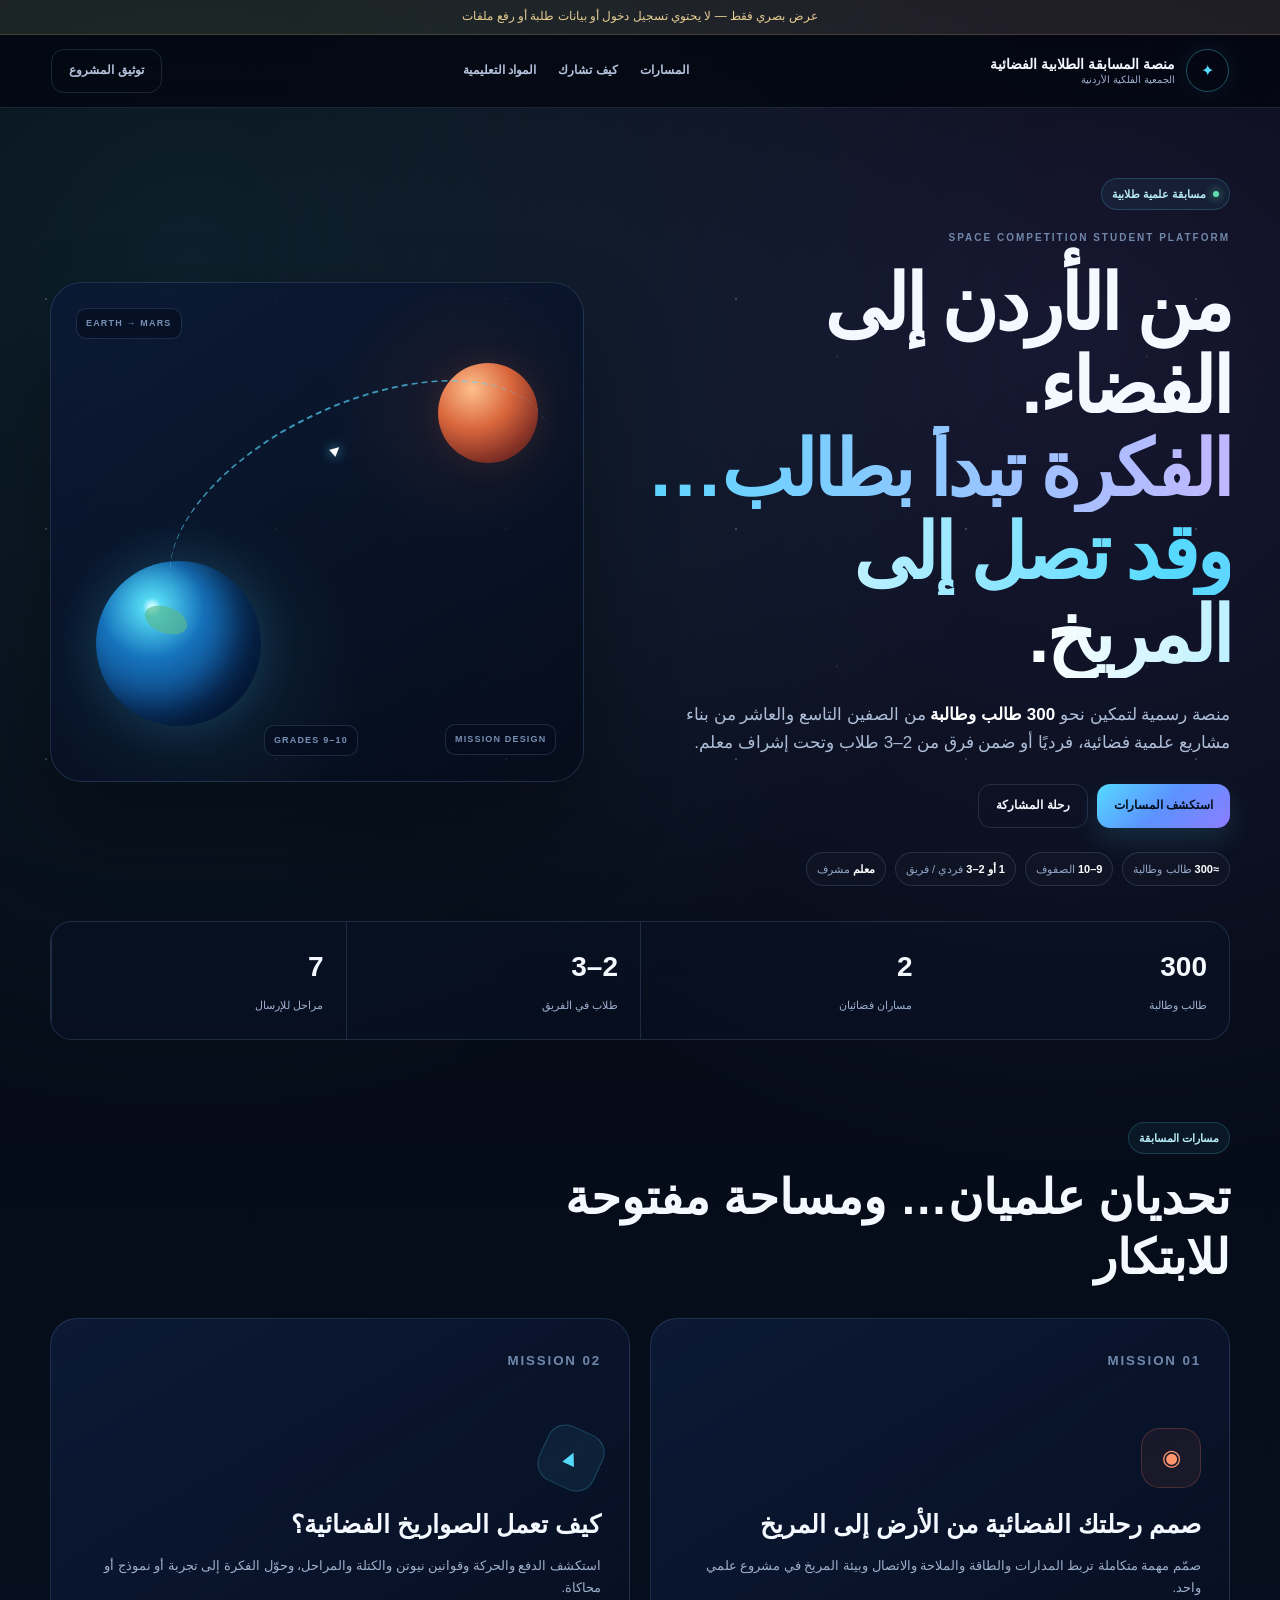
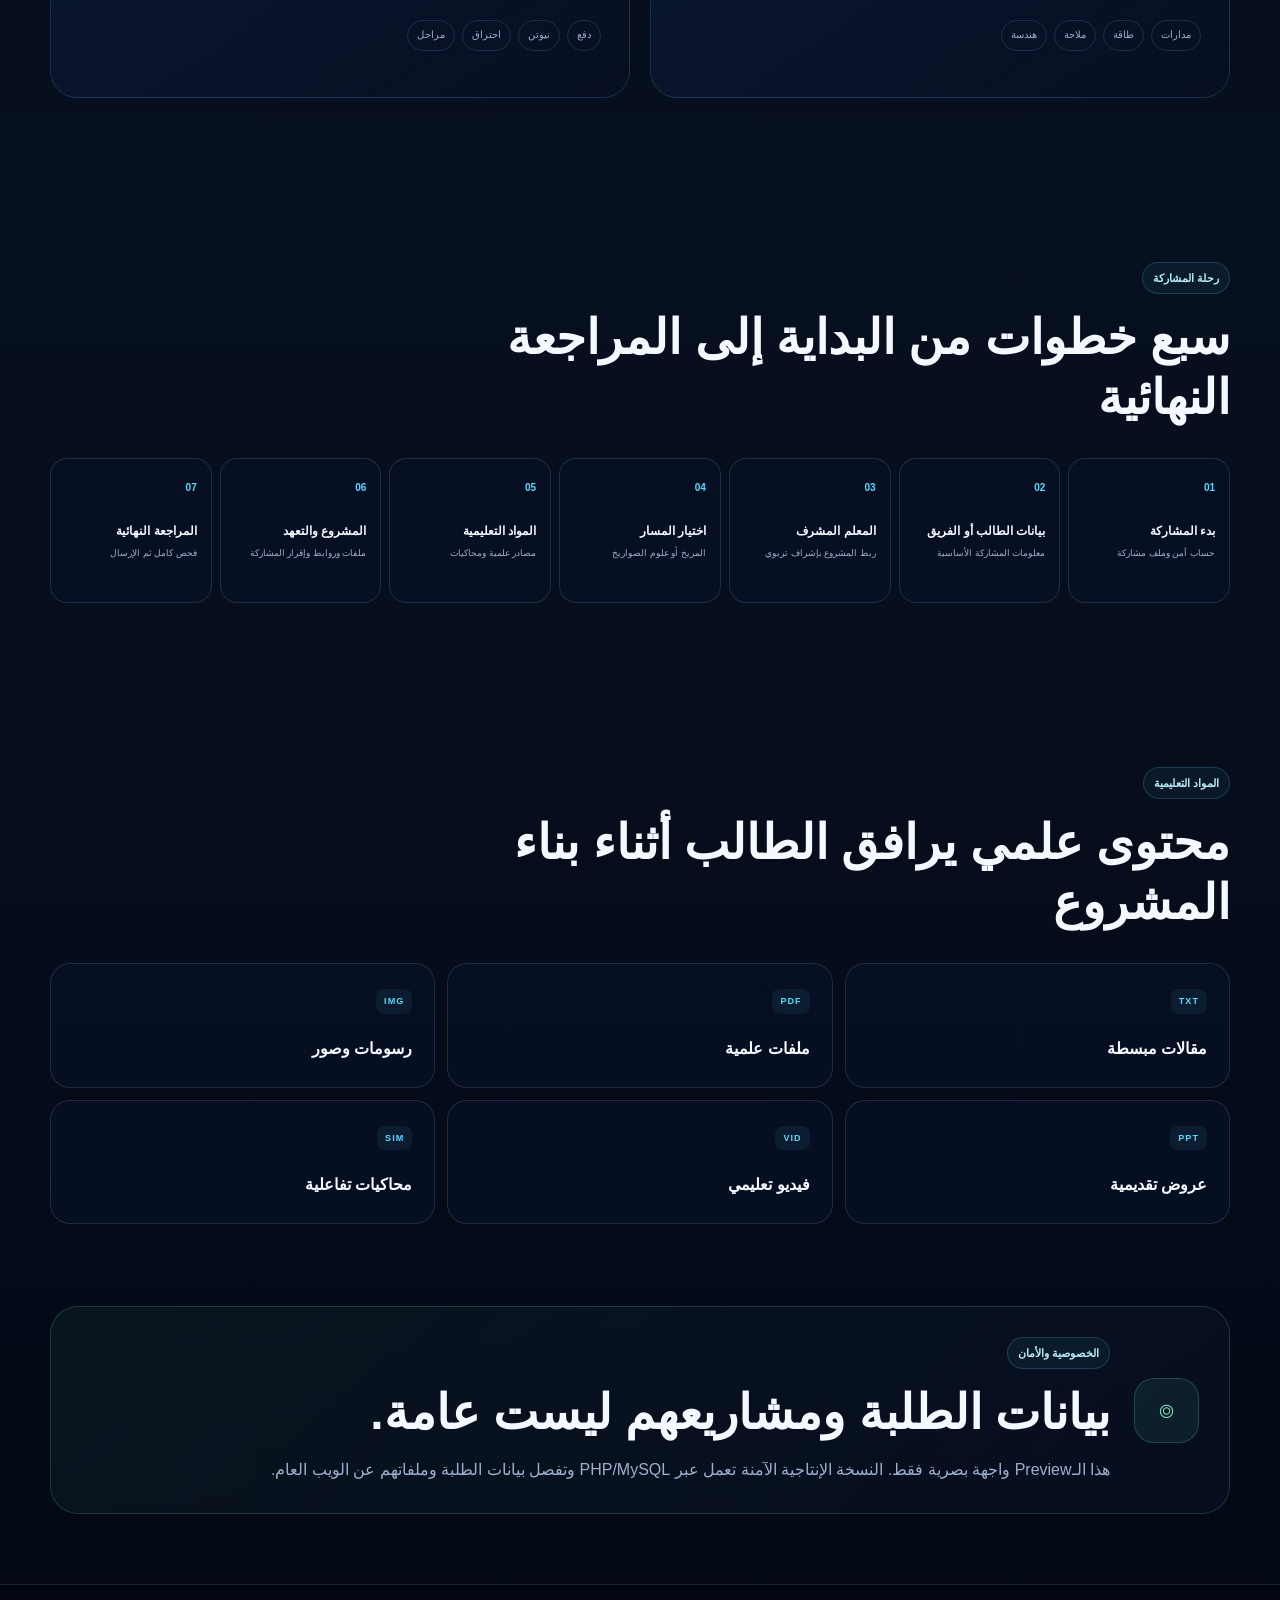
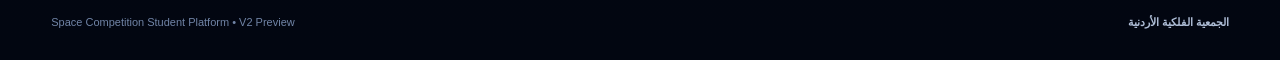
<file: docs/index.html>
<!doctype html>
<html lang="ar" dir="rtl">
<head>
  <meta charset="utf-8">
  <meta name="viewport" content="width=device-width,initial-scale=1">
  <meta http-equiv="refresh" content="0; url=preview/">
  <title>منصة المسابقة الطلابية الفضائية</title>
  <style>body{margin:0;min-height:100vh;display:grid;place-items:center;background:#050816;color:#fff;font-family:Tahoma,Arial,sans-serif}a{color:#55d9ff}</style>
</head>
<body>
  <p>جاري فتح منصة المسابقة الطلابية الفضائية… <a href="preview/">اضغط هنا إذا لم يتم التحويل تلقائيًا</a></p>
</body>
</html>
</file>
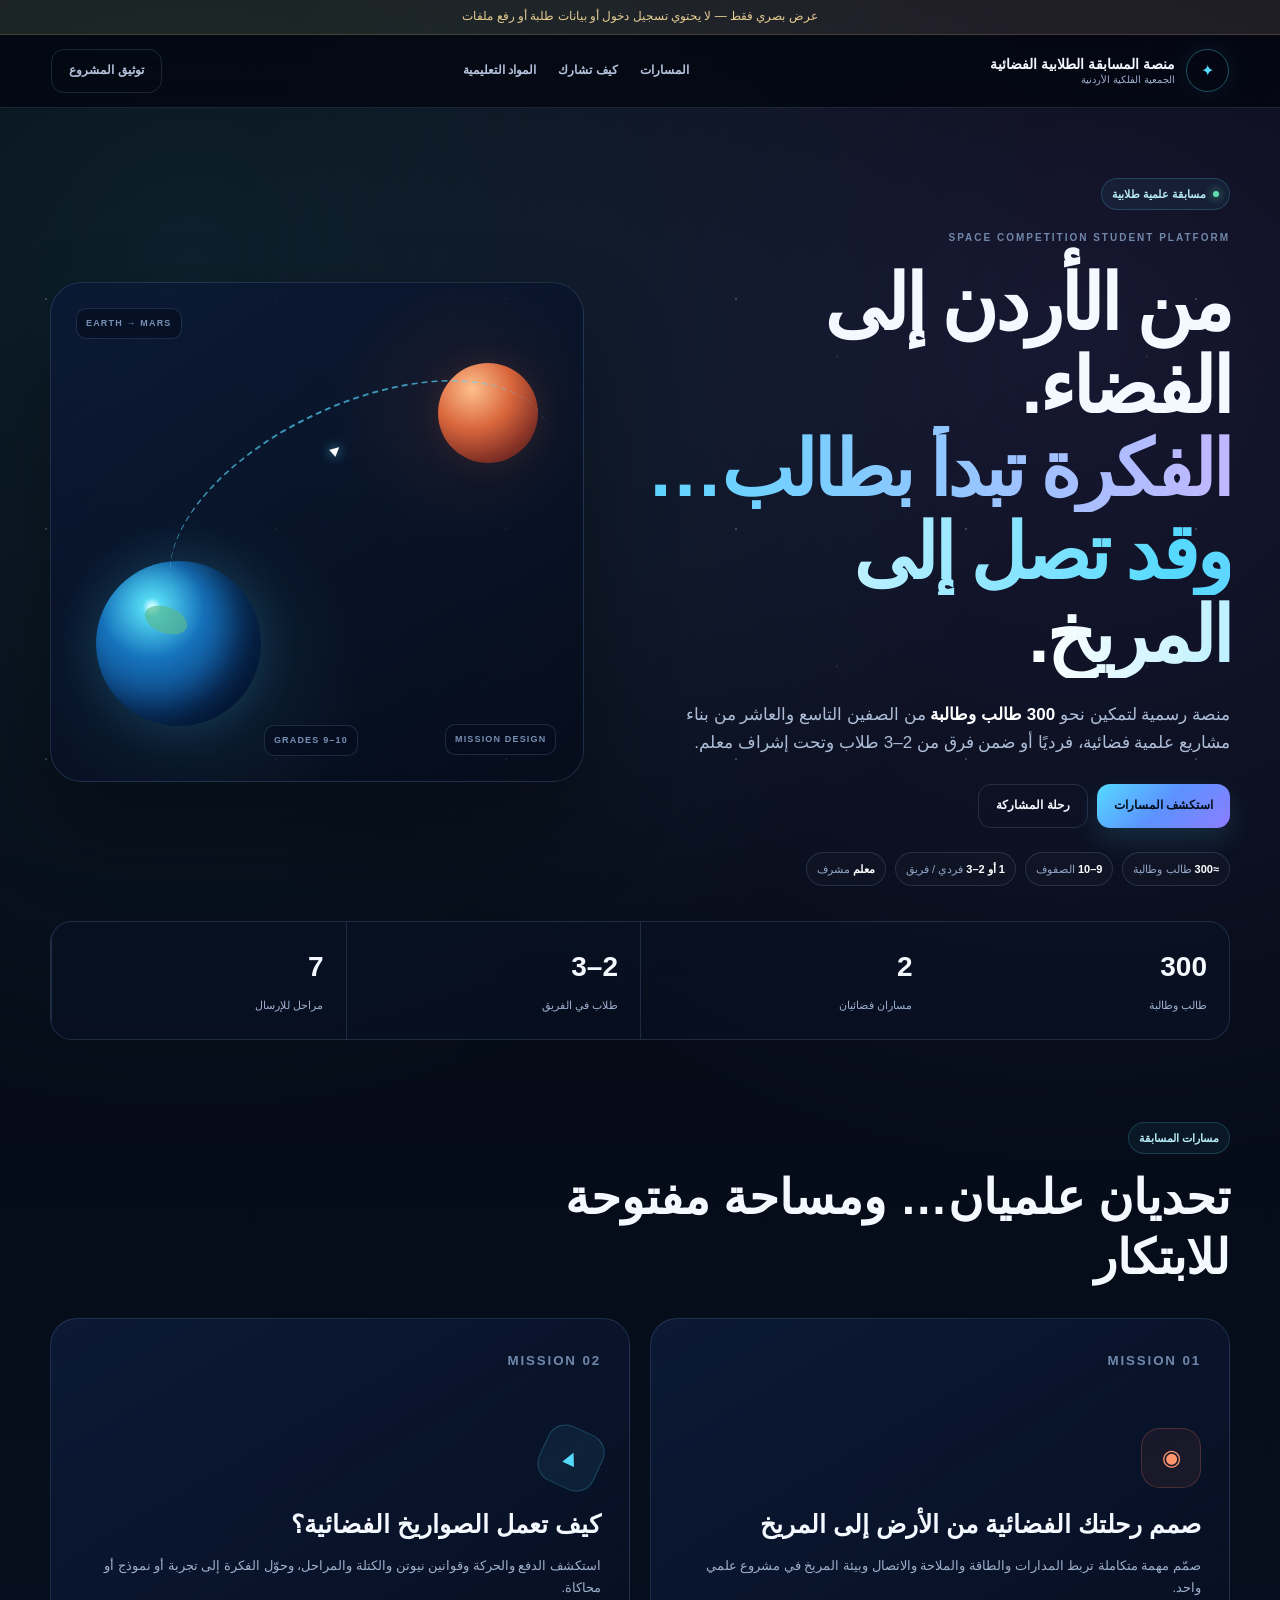
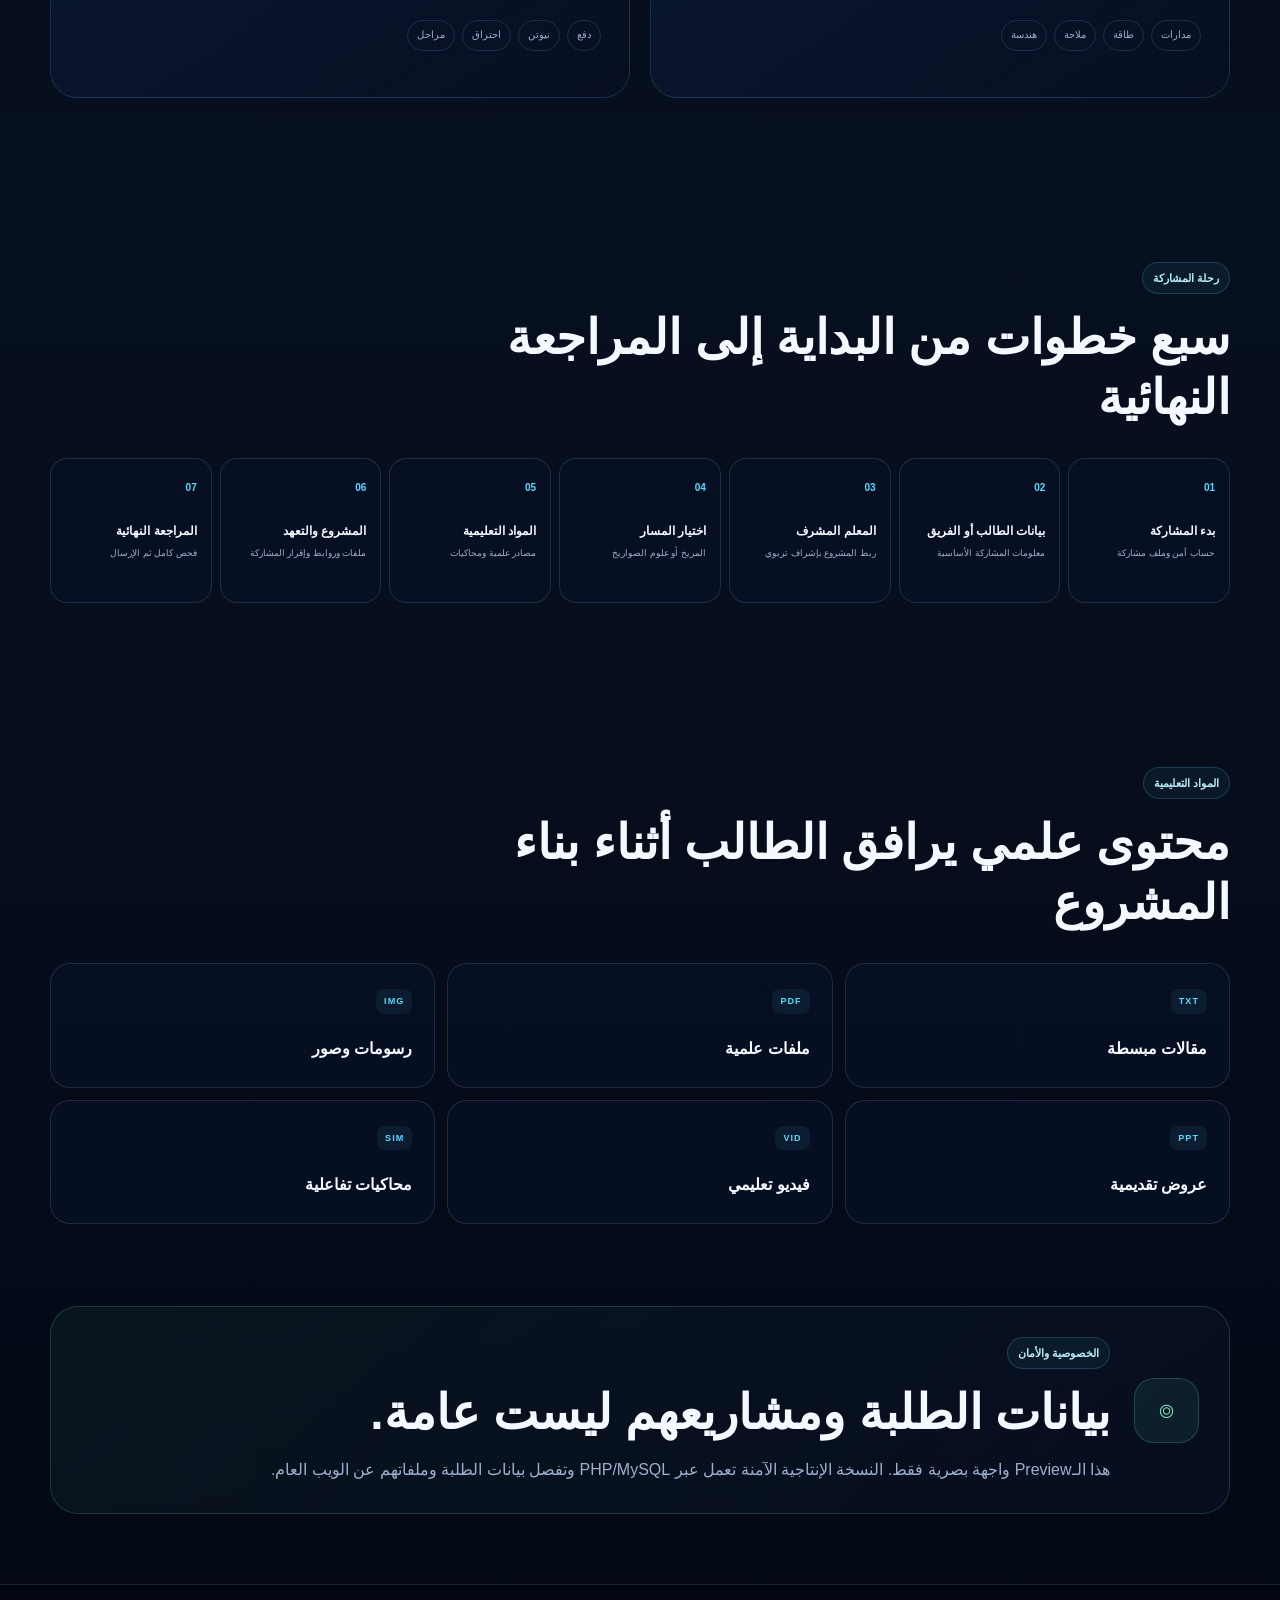
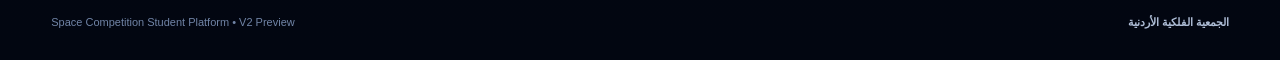
<file: docs/preview/index.html>
<!doctype html>
<html lang="ar" dir="rtl">
<head>
  <meta charset="utf-8">
  <meta name="viewport" content="width=device-width,initial-scale=1">
  <meta name="theme-color" content="#050816">
  <title>منصة المسابقة الطلابية الفضائية — عرض بصري</title>
  <link rel="stylesheet" href="preview.css">
</head>
<body>
  <div class="preview-banner">عرض بصري فقط — لا يحتوي تسجيل دخول أو بيانات طلبة أو رفع ملفات</div>
  <header class="header">
    <a class="brand" href="#top"><span class="logo">✦</span><span><strong>منصة المسابقة الطلابية الفضائية</strong><small>الجمعية الفلكية الأردنية</small></span></a>
    <nav><a href="#tracks">المسارات</a><a href="#journey">كيف تشارك</a><a href="#resources">المواد التعليمية</a></nav>
    <a class="button ghost" href="../../README.md">توثيق المشروع</a>
  </header>

  <main id="top">
    <section class="hero">
      <div class="copy">
        <span class="pill"><i></i> مسابقة علمية طلابية</span>
        <p class="overline">SPACE COMPETITION STUDENT PLATFORM</p>
        <h1>من الأردن إلى الفضاء.<br><em>الفكرة تبدأ بطالب… وقد تصل إلى المريخ.</em></h1>
        <p class="lead">منصة رسمية لتمكين نحو <b>300 طالب وطالبة</b> من الصفين التاسع والعاشر من بناء مشاريع علمية فضائية، فرديًا أو ضمن فرق من 2–3 طلاب وتحت إشراف معلم.</p>
        <div class="actions"><a class="button primary" href="#tracks">استكشف المسارات</a><a class="button" href="#journey">رحلة المشاركة</a></div>
        <div class="chips"><span><b>≈300</b> طالب وطالبة</span><span><b>9–10</b> الصفوف</span><span><b>1 أو 2–3</b> فردي / فريق</span><span><b>معلم</b> مشرف</span></div>
      </div>
      <div class="space-card" aria-hidden="true">
        <div class="earth"><span></span></div><div class="mars"></div><div class="orbit"></div><div class="rocket">▲</div>
        <div class="tag t1">EARTH → MARS</div><div class="tag t2">MISSION DESIGN</div><div class="tag t3">GRADES 9–10</div>
      </div>
    </section>

    <section class="stats"><article><b>300</b><span>طالب وطالبة</span></article><article><b>2</b><span>مساران فضائيان</span></article><article><b>2–3</b><span>طلاب في الفريق</span></article><article><b>7</b><span>مراحل للإرسال</span></article></section>

    <section class="section" id="tracks"><header><span class="pill">مسارات المسابقة</span><h2>تحديان علميان… ومساحة مفتوحة للابتكار</h2></header><div class="tracks">
      <article class="track mars-track"><small>MISSION 01</small><div class="icon">◉</div><h3>صمم رحلتك الفضائية من الأرض إلى المريخ</h3><p>صمّم مهمة متكاملة تربط المدارات والطاقة والملاحة والاتصال وبيئة المريخ في مشروع علمي واحد.</p><div class="labels"><span>مدارات</span><span>طاقة</span><span>ملاحة</span><span>هندسة</span></div></article>
      <article class="track rocket-track"><small>MISSION 02</small><div class="icon">▲</div><h3>كيف تعمل الصواريخ الفضائية؟</h3><p>استكشف الدفع والحركة وقوانين نيوتن والكتلة والمراحل، وحوّل الفكرة إلى تجربة أو نموذج أو محاكاة.</p><div class="labels"><span>دفع</span><span>نيوتن</span><span>احتراق</span><span>مراحل</span></div></article>
    </div></section>

    <section class="section journey" id="journey"><header><span class="pill">رحلة المشاركة</span><h2>سبع خطوات من البداية إلى المراجعة النهائية</h2></header><div class="timeline">
      <article><span>01</span><div><b>بدء المشاركة</b><small>حساب آمن وملف مشاركة</small></div></article>
      <article><span>02</span><div><b>بيانات الطالب أو الفريق</b><small>معلومات المشاركة الأساسية</small></div></article>
      <article><span>03</span><div><b>المعلم المشرف</b><small>ربط المشروع بإشراف تربوي</small></div></article>
      <article><span>04</span><div><b>اختيار المسار</b><small>المريخ أو علوم الصواريخ</small></div></article>
      <article><span>05</span><div><b>المواد التعليمية</b><small>مصادر علمية ومحاكيات</small></div></article>
      <article><span>06</span><div><b>المشروع والتعهد</b><small>ملفات وروابط وإقرار المشاركة</small></div></article>
      <article><span>07</span><div><b>المراجعة النهائية</b><small>فحص كامل ثم الإرسال</small></div></article>
    </div></section>

    <section class="section" id="resources"><header><span class="pill">المواد التعليمية</span><h2>محتوى علمي يرافق الطالب أثناء بناء المشروع</h2></header><div class="resources"><article><b>TXT</b><h3>مقالات مبسطة</h3></article><article><b>PDF</b><h3>ملفات علمية</h3></article><article><b>IMG</b><h3>رسومات وصور</h3></article><article><b>PPT</b><h3>عروض تقديمية</h3></article><article><b>VID</b><h3>فيديو تعليمي</h3></article><article><b>SIM</b><h3>محاكيات تفاعلية</h3></article></div></section>

    <section class="privacy"><div class="lock">⌾</div><div><span class="pill">الخصوصية والأمان</span><h2>بيانات الطلبة ومشاريعهم ليست عامة.</h2><p>هذا الـPreview واجهة بصرية فقط. النسخة الإنتاجية الآمنة تعمل عبر PHP/MySQL وتفصل بيانات الطلبة وملفاتهم عن الويب العام.</p></div></section>
  </main>
  <footer><strong>الجمعية الفلكية الأردنية</strong><span>Space Competition Student Platform • V2 Preview</span></footer>
</body>
</html>
</file>
<file: docs/preview/preview.css>
:root{--bg:#050816;--surface:#0b1630;--line:rgba(150,198,255,.16);--text:#f4f8ff;--muted:#9eb0ce;--cyan:#55d9ff;--violet:#8c7dff;--gold:#f3c762;--green:#61e0ae}*{box-sizing:border-box}html{scroll-behavior:smooth}body{margin:0;color:var(--text);background:radial-gradient(circle at 15% 8%,rgba(85,217,255,.12),transparent 27%),radial-gradient(circle at 84% 10%,rgba(140,125,255,.14),transparent 27%),linear-gradient(180deg,#03050c,#071020 56%,#040815);font-family:"Segoe UI",Tahoma,Arial,sans-serif;line-height:1.65;overflow-x:hidden}body:before{content:"";position:fixed;inset:0;pointer-events:none;z-index:-1;background-image:radial-gradient(circle at 20% 30%,#fff 0 1px,transparent 1.2px),radial-gradient(circle at 70% 15%,rgba(255,255,255,.5) 0 1px,transparent 1.2px);background-size:230px 230px,310px 310px;opacity:.2}a{color:inherit;text-decoration:none}.preview-banner{text-align:center;padding:7px 15px;background:rgba(243,199,98,.08);border-bottom:1px solid rgba(243,199,98,.18);color:#e5cc91;font-size:12px}.header{position:sticky;top:0;z-index:20;display:grid;grid-template-columns:auto 1fr auto;align-items:center;gap:25px;padding:14px clamp(18px,4vw,58px);border-bottom:1px solid var(--line);background:rgba(3,7,17,.82);backdrop-filter:blur(18px)}.brand{display:flex;align-items:center;gap:11px}.brand span:last-child{display:grid;line-height:1.3}.brand strong{font-size:14px}.brand small{color:var(--muted);font-size:10px}.logo{width:43px;height:43px;display:grid;place-items:center;border-radius:50%;border:1px solid rgba(85,217,255,.35);color:var(--cyan);box-shadow:0 0 25px rgba(85,217,255,.08)}nav{display:flex;justify-content:center;gap:22px;color:#b5c3dc;font-size:12px;font-weight:700}.button{min-height:44px;display:inline-flex;align-items:center;justify-content:center;padding:10px 17px;border:1px solid var(--line);border-radius:13px;font-size:12px;font-weight:800}.button.primary{color:#04101e;border:0;background:linear-gradient(135deg,var(--cyan),#5c92ff,var(--violet));box-shadow:0 12px 28px rgba(85,217,255,.14)}.button.ghost{color:#b5c3dc}main{width:min(1180px,calc(100% - 32px));margin:auto}.hero{min-height:660px;display:grid;grid-template-columns:1.05fr .95fr;align-items:center;gap:55px;padding:70px 0 35px}.pill{display:inline-flex;align-items:center;gap:7px;border:1px solid rgba(85,217,255,.2);background:rgba(85,217,255,.06);color:#b8ecf8;border-radius:999px;padding:6px 10px;font-size:11px;font-weight:800}.pill i{width:6px;height:6px;border-radius:50%;background:var(--green);box-shadow:0 0 10px var(--green)}.overline{margin:20px 0 0;color:#7187aa;font-size:10px;letter-spacing:.2em;font-weight:900}.hero h1{font-size:clamp(2.7rem,6vw,5.1rem);line-height:1.08;letter-spacing:-.04em;margin:16px 0 24px}.hero h1 em{font-style:normal;background:linear-gradient(90deg,#fff,var(--cyan) 45%,#c1b7ff);-webkit-background-clip:text;background-clip:text;color:transparent}.lead{color:#adbed9;font-size:17px;max-width:720px}.lead b{color:#fff}.actions,.chips{display:flex;flex-wrap:wrap;gap:9px}.actions{margin-top:27px}.chips{margin-top:24px}.chips span{padding:7px 10px;border:1px solid var(--line);border-radius:999px;color:#92a6c7;font-size:11px;background:rgba(255,255,255,.02)}.chips b{color:#fff}.space-card{height:500px;position:relative;border:1px solid var(--line);border-radius:32px;overflow:hidden;background:radial-gradient(circle at 28% 78%,rgba(85,217,255,.08),transparent 30%),radial-gradient(circle at 78% 25%,rgba(255,117,72,.07),transparent 24%),linear-gradient(145deg,rgba(11,25,54,.85),rgba(4,10,24,.7));box-shadow:0 45px 90px rgba(0,0,0,.32)}.earth{position:absolute;width:165px;height:165px;left:45px;bottom:55px;border-radius:50%;background:radial-gradient(circle at 34% 28%,#bef9ff 0 2%,#53d8f2 6%,#1673bd 32%,#0c407a 66%,#061b3d 100%);box-shadow:inset -25px -14px 32px rgba(1,5,20,.6),0 0 48px rgba(67,204,255,.2)}.earth span{position:absolute;width:44px;height:26px;left:48px;top:46px;border-radius:50%;background:#58b88d;opacity:.65;transform:rotate(20deg)}.mars{position:absolute;width:100px;height:100px;right:45px;top:80px;border-radius:50%;background:radial-gradient(circle at 34% 26%,#ffc08d,#d9673d 40%,#863226 72%,#421a1c);box-shadow:0 0 32px rgba(255,119,76,.12)}.orbit{position:absolute;width:410px;height:215px;left:105px;top:120px;border-top:2px dashed rgba(85,217,255,.65);border-radius:50%;transform:rotate(-25deg)}.rocket{position:absolute;left:52%;top:31%;color:#fff;transform:rotate(48deg);text-shadow:0 0 12px var(--cyan)}.tag{position:absolute;padding:7px 9px;border:1px solid var(--line);border-radius:10px;background:rgba(5,13,31,.6);color:#7890b5;font-size:9px;letter-spacing:.13em;font-weight:900}.t1{left:25px;top:25px}.t2{right:27px;bottom:26px}.t3{left:40%;bottom:25px}.stats{display:grid;grid-template-columns:repeat(4,1fr);border:1px solid var(--line);border-radius:22px;overflow:hidden;background:rgba(8,18,39,.5)}.stats article{padding:22px;border-left:1px solid var(--line)}.stats article:first-child{border-left:0}.stats b{display:block;font-size:28px}.stats span{color:var(--muted);font-size:11px}.section{padding:82px 0}.section>header{max-width:760px;margin-bottom:30px}.section h2,.privacy h2{font-size:clamp(1.8rem,4vw,3rem);line-height:1.25;margin:14px 0}.tracks{display:grid;grid-template-columns:1fr 1fr;gap:20px}.track{min-height:380px;position:relative;padding:28px;border:1px solid var(--line);border-radius:27px;overflow:hidden;background:linear-gradient(150deg,rgba(14,29,61,.78),rgba(7,15,35,.64))}.track small{color:#7188aa;font-weight:900;letter-spacing:.14em}.icon{width:60px;height:60px;margin:55px 0 20px;border-radius:19px;display:grid;place-items:center;border:1px solid rgba(255,130,88,.22);background:rgba(255,119,75,.07);color:#ff966e;font-size:22px}.rocket-track .icon{border-color:rgba(85,217,255,.22);background:rgba(85,217,255,.07);color:var(--cyan);transform:rotate(25deg)}.track h3{font-size:25px;line-height:1.35;margin:0 0 13px}.track p{color:#9eb0cc;font-size:13px}.labels{display:flex;flex-wrap:wrap;gap:7px;margin-top:22px}.labels span{padding:6px 9px;border:1px solid var(--line);border-radius:999px;color:#9fb1cf;font-size:10px}.timeline{display:grid;grid-template-columns:repeat(7,1fr);gap:8px}.timeline article{min-height:145px;padding:14px;border:1px solid var(--line);border-radius:17px;background:rgba(8,18,40,.5)}.timeline article>span{color:var(--cyan);font-size:10px;font-weight:900}.timeline div{display:grid;gap:5px;margin-top:22px}.timeline b{font-size:12px}.timeline small{color:var(--muted);font-size:9px}.resources{display:grid;grid-template-columns:repeat(3,1fr);gap:12px}.resources article{padding:22px;border:1px solid var(--line);border-radius:20px;background:rgba(9,19,43,.5)}.resources b{display:inline-block;padding:5px 8px;border-radius:8px;background:rgba(85,217,255,.07);color:var(--cyan);font-size:9px;letter-spacing:.12em}.resources h3{margin:22px 0 2px;font-size:16px}.privacy{display:grid;grid-template-columns:auto 1fr;gap:24px;align-items:center;padding:30px;border:1px solid rgba(97,224,174,.2);border-radius:28px;background:linear-gradient(135deg,rgba(97,224,174,.05),rgba(8,17,38,.6));margin-bottom:70px}.lock{width:65px;height:65px;border-radius:20px;display:grid;place-items:center;background:rgba(97,224,174,.08);border:1px solid rgba(97,224,174,.22);color:#8ceac1;font-size:25px}.privacy p{color:var(--muted);margin:0}footer{display:flex;justify-content:space-between;gap:20px;padding:28px clamp(18px,4vw,58px);border-top:1px solid var(--line);color:#7185a7;font-size:11px;background:rgba(2,6,15,.6)}footer strong{color:#aebdd6}@media(max-width:980px){.header{grid-template-columns:1fr auto}.header nav{display:none}.hero{grid-template-columns:1fr}.space-card{height:430px}.timeline{grid-template-columns:repeat(2,1fr)}.resources{grid-template-columns:repeat(2,1fr)}}@media(max-width:650px){main{width:min(100% - 22px,1180px)}.header .button{display:none}.brand strong{font-size:12px}.hero{padding-top:50px}.hero h1{font-size:clamp(2.4rem,13vw,3.6rem)}.space-card{height:340px}.earth{width:120px;height:120px;left:25px}.mars{width:76px;height:76px;right:25px}.orbit{width:290px;left:55px;top:100px}.stats{grid-template-columns:1fr 1fr}.stats article:nth-child(2){border-left:0}.stats article:nth-child(-n+2){border-bottom:1px solid var(--line)}.tracks,.resources,.timeline{grid-template-columns:1fr}.section{padding:58px 0}.track{min-height:410px}.privacy{grid-template-columns:1fr}footer{flex-direction:column}}@media(prefers-reduced-motion:reduce){html{scroll-behavior:auto}}
</file>
